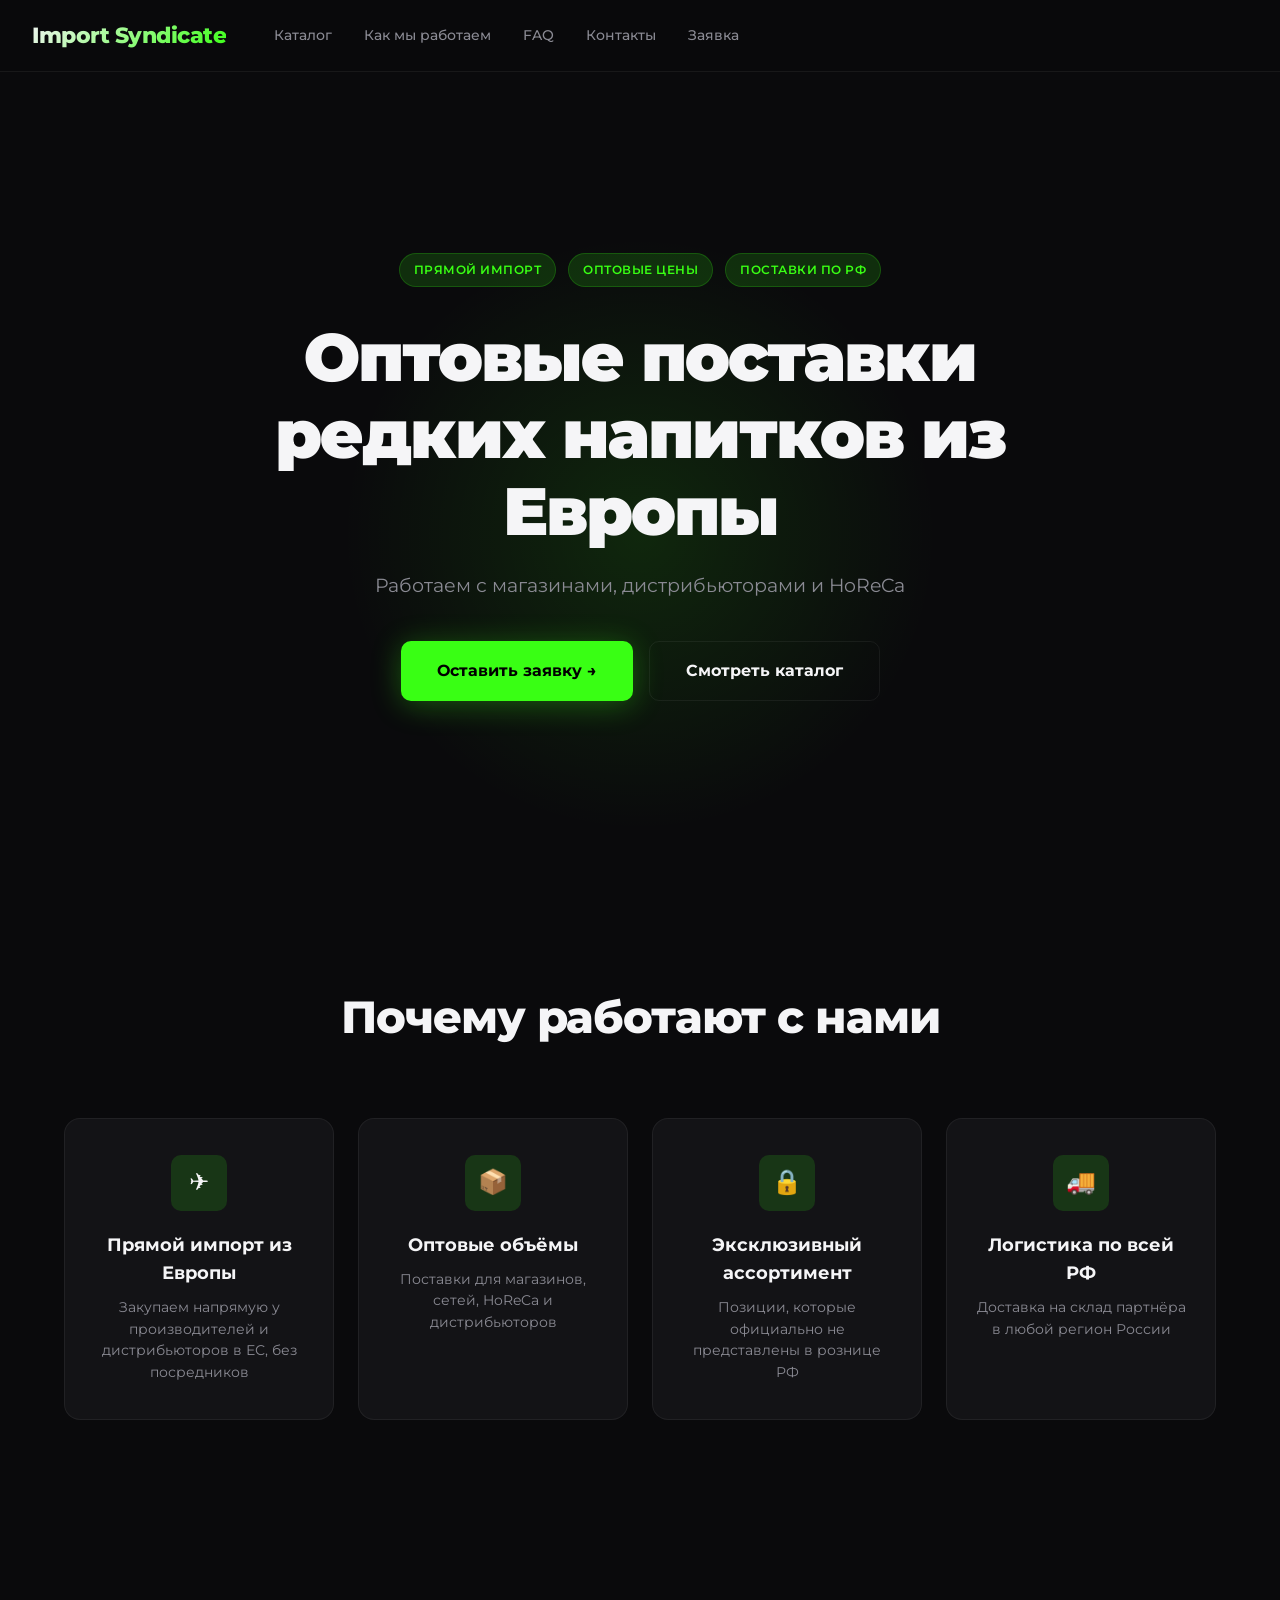
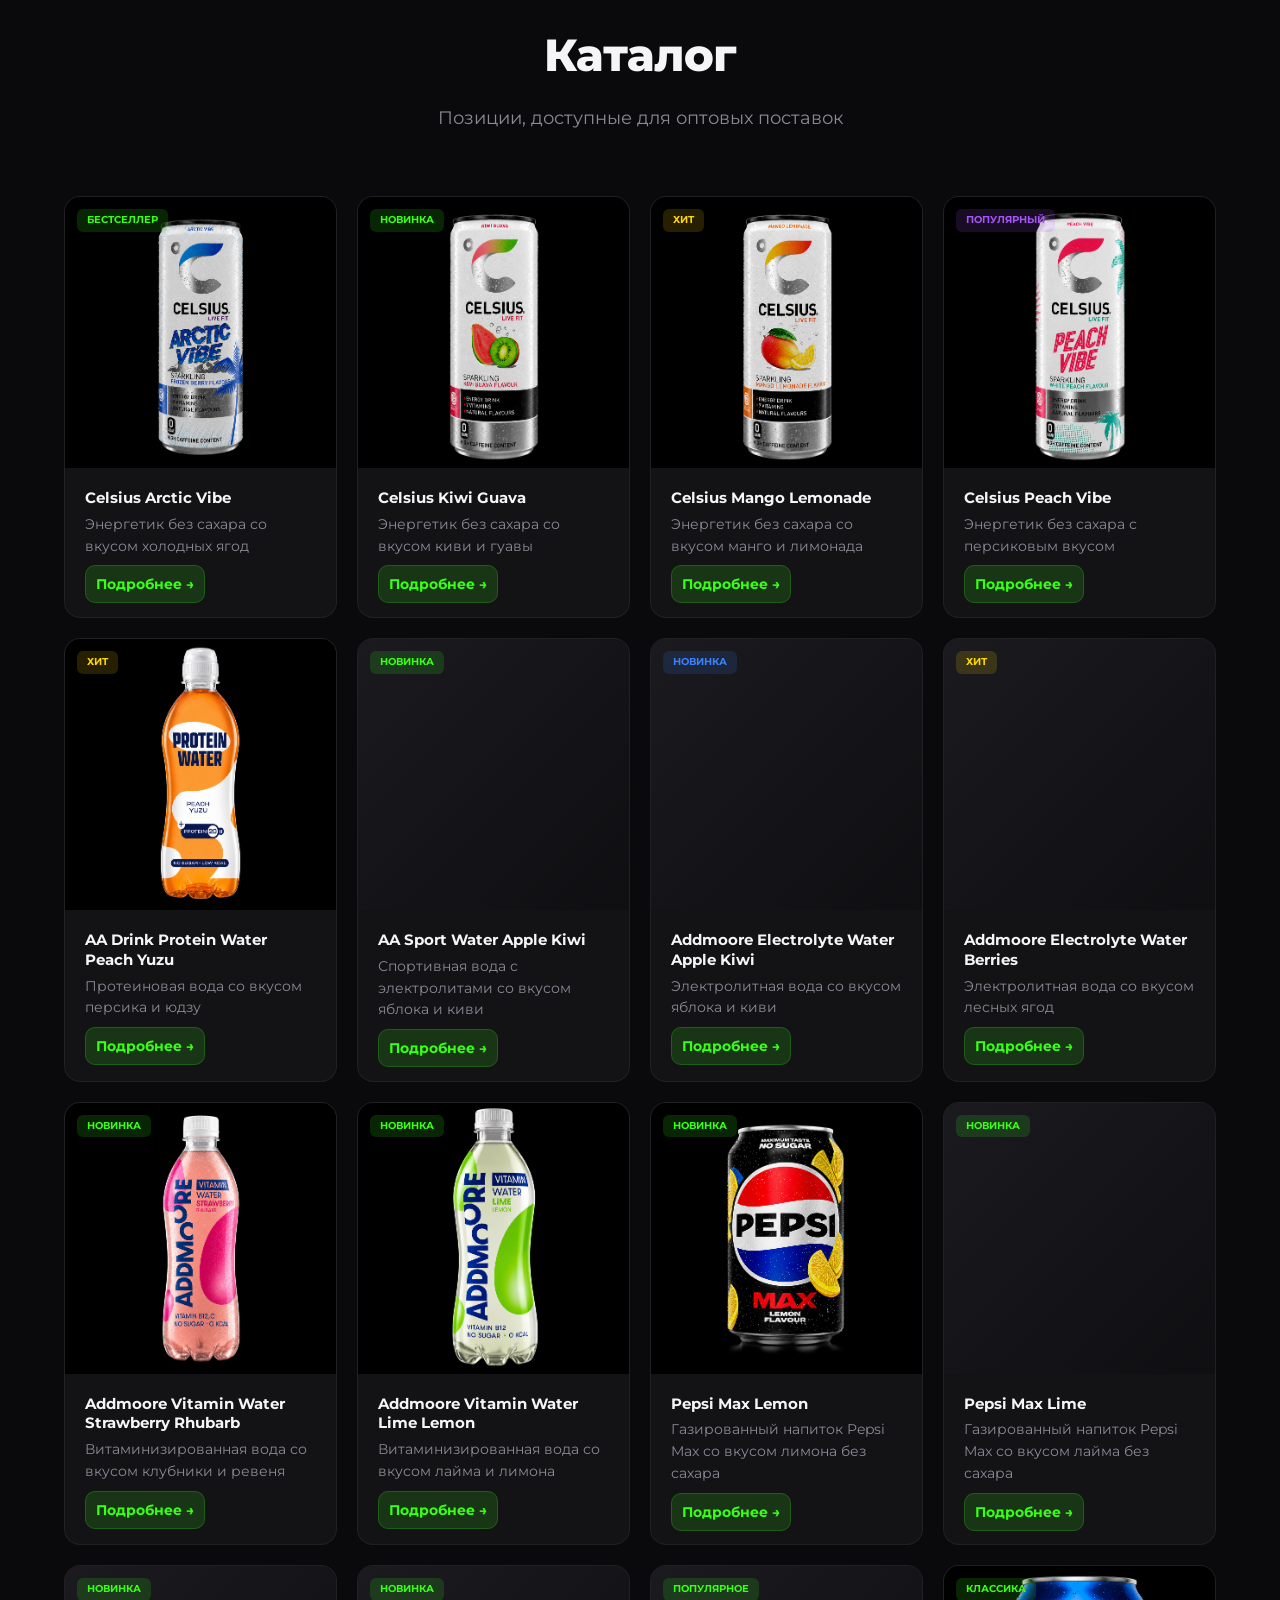
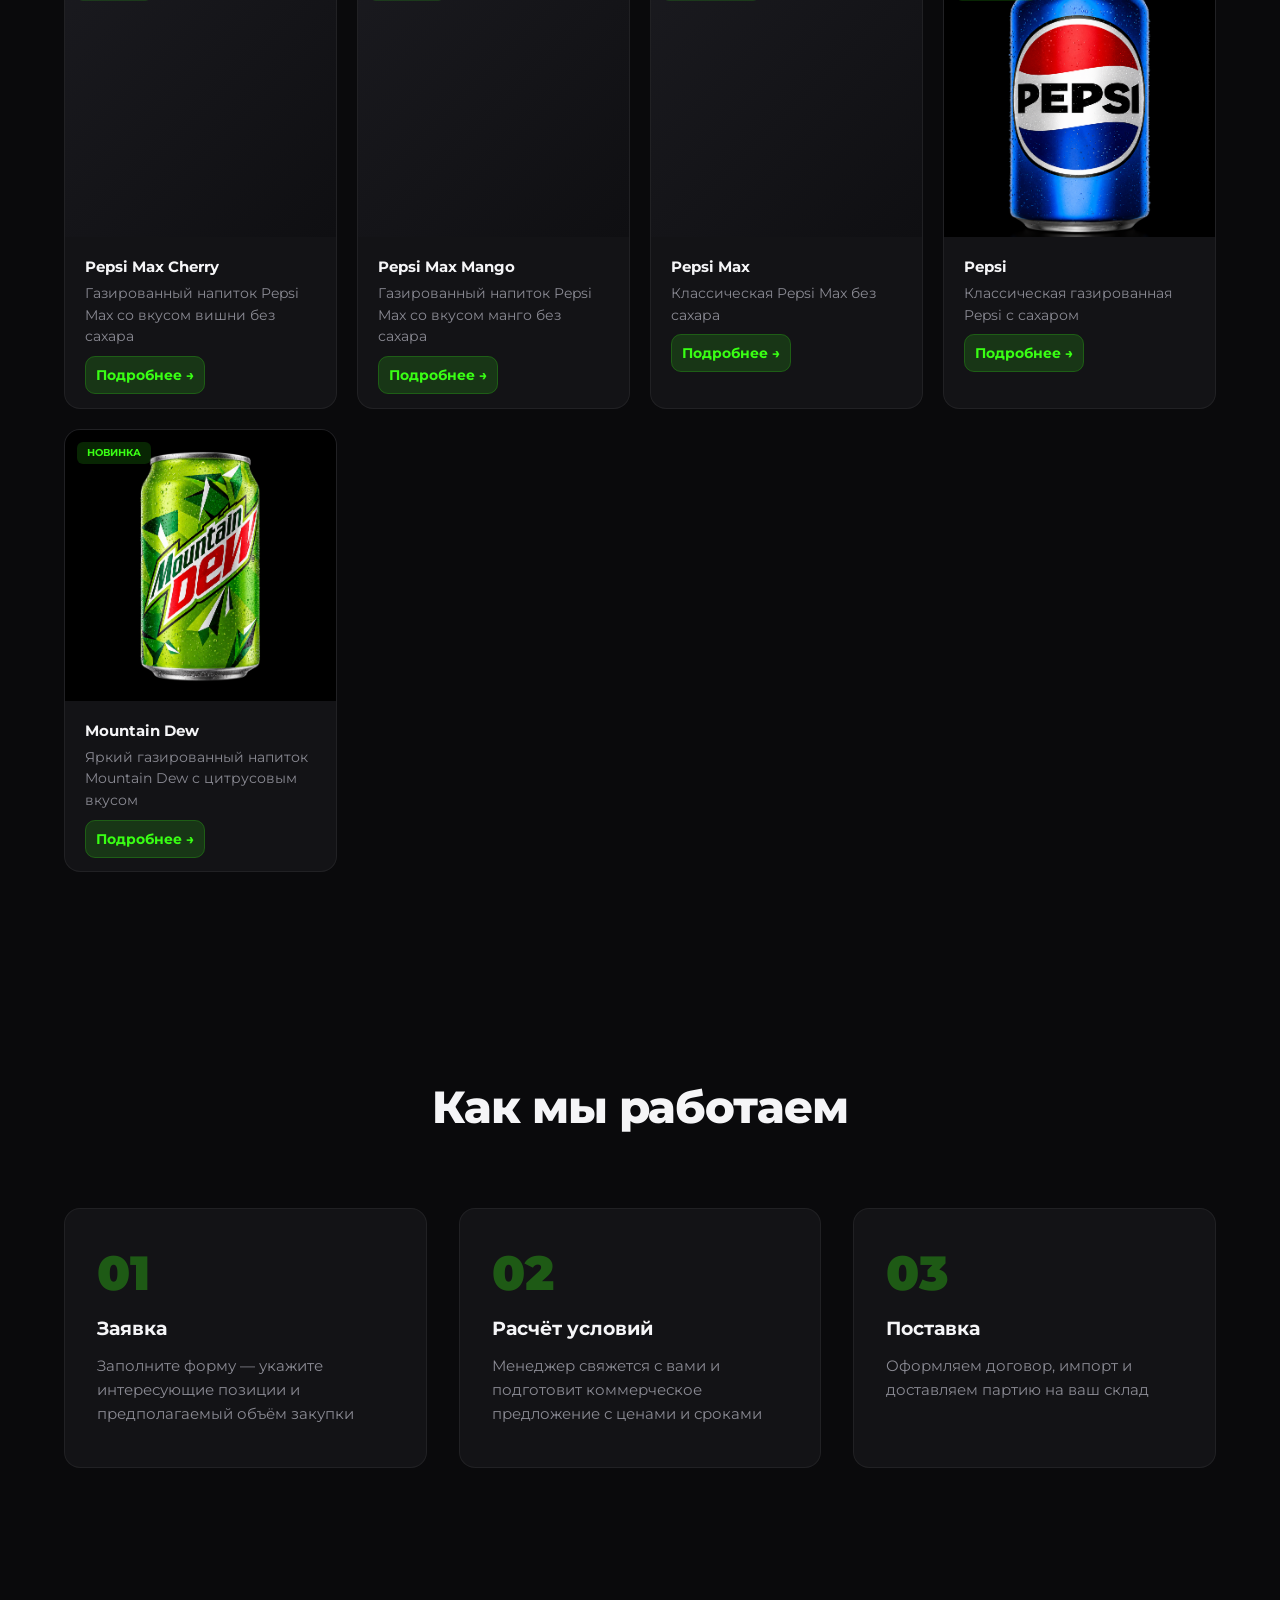
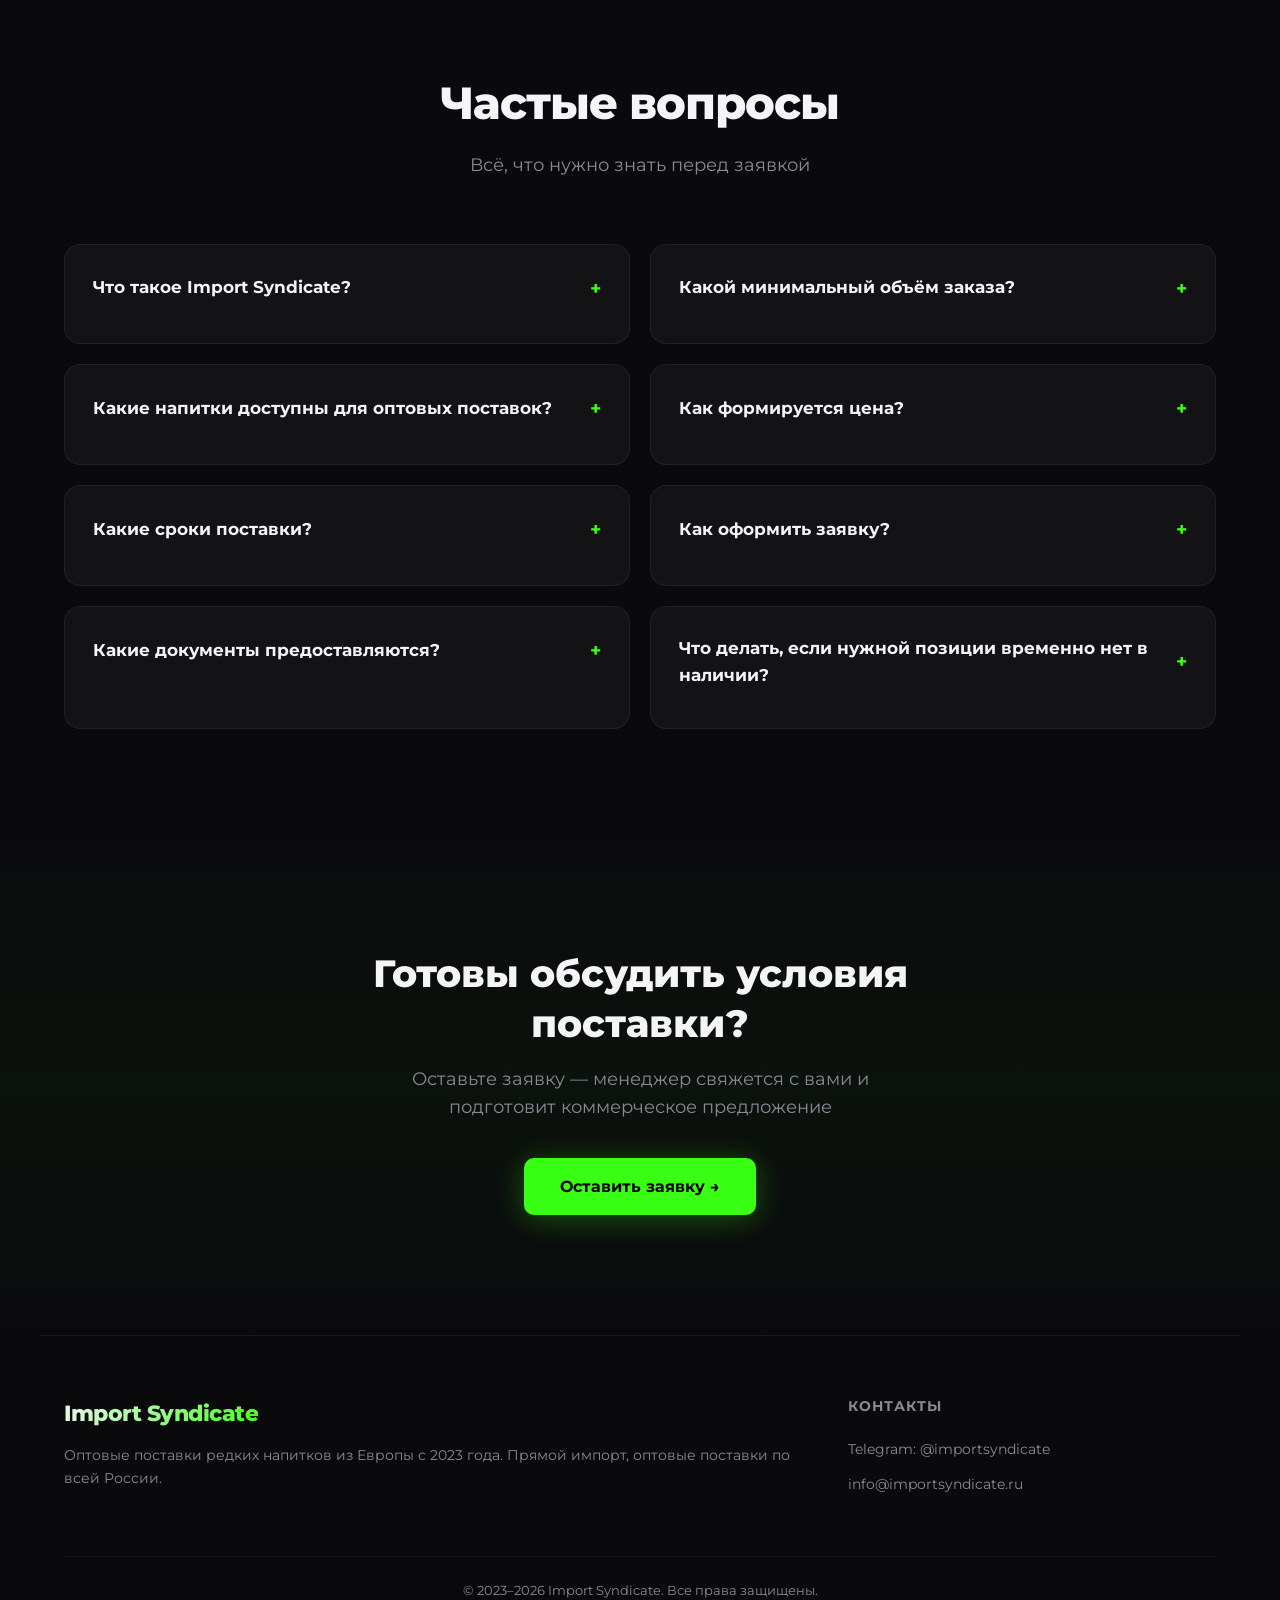
<file: index.html>
<!DOCTYPE html>
<html lang="ru">
<head>
  <meta charset="UTF-8">
  <meta name="viewport" content="width=device-width, initial-scale=1.0">
  <title>Import Syndicate — Оптовые поставки редких напитков из Европы</title>
  <meta name="description" content="Оптовые поставки редких энергетиков и безалкогольных напитков из Европы и США. Прямой импорт от паллеты по всей России.">
  <meta name="keywords" content="опт напитки, оптовые энергетики, Celsius оптом, дистрибуция напитков, прямой импорт">
  <link rel="canonical" href="https://importsyndicate.ru/">
  <meta name="robots" content="index, follow">
  <meta property="og:type" content="website">
  <meta property="og:title" content="Import Syndicate — Оптовые поставки редких напитков">
  <meta property="og:description" content="Прямой импорт редких энергетиков и безалкогольных напитков. Оптовые поставки по России от паллеты.">
  <meta property="og:image" content="https://importsyndicate.ru/iconV2.png">
  <meta property="og:url" content="https://importsyndicate.ru/">
  <meta name="twitter:card" content="summary_large_image">
  <!-- ФАВИКОНКА (единый набор, сгенерирован из iconV2.png) -->
  <link rel="icon" href="./favicon.ico" sizes="any">
  <link rel="icon" href="./favicon-16x16.png" type="image/png" sizes="16x16">
  <link rel="icon" href="./favicon-32x32.png" type="image/png" sizes="32x32">
  <link rel="icon" href="./favicon-48x48.png" type="image/png" sizes="48x48">
  <link rel="apple-touch-icon" href="./apple-touch-icon.png">
  <script type="application/ld+json">
  {"@context":"https://schema.org","@type":"WebSite","name":"Import Syndicate","url":"https://importsyndicate.ru/","description":"Оптовые поставки редких напитков из Европы и США — прямой импорт"}
  </script>

  <link rel="preconnect" href="https://fonts.googleapis.com">
  <link rel="preconnect" href="https://fonts.gstatic.com" crossorigin>
  <link rel="preconnect" href="https://wsrv.nl">
  <link href="https://fonts.googleapis.com/css2?family=Montserrat:wght@400;500;600;700;800;900&display=swap" rel="stylesheet">

  <link rel="stylesheet" href="styles.css">
</head>
<body>

  <!-- ШАПКА -->
  <header class="header" id="header">
    <span class="logo" onclick="router.navigate('')">Import Syndicate</span>
    <nav class="nav" id="mainNav"></nav>
    <div class="header-actions">
      <button class="mobile-menu-btn" id="mobileMenuBtn">☰</button>
    </div>
  </header>

  <!-- МОБИЛЬНОЕ МЕНЮ -->
  <nav class="mobile-nav" id="mobileNav"></nav>

  <!-- ОСНОВНОЙ КОНТЕНТ -->
  <main id="app"></main>

  <!-- СКРИПТЫ -->
  <script src="content.js"></script>
  <script src="app.js"></script>
</body>
</html>
</file>
<file: styles.css>
:root{
      --bg:#0a0a0c;
      --bg-card:#131316;
      --bg-input:#1a1a1f;
      --text:#f5f5f7;
      --text-secondary:#8a8a93;
      --accent:#39ff14;
      --accent-dim:rgba(57,255,20,0.15);
      --accent-glow:rgba(57,255,20,0.4);
      --border:rgba(255,255,255,0.06);
      --gold:#ffd700;
      --blue:#3b82f6;
      --purple:#a855f7;
      --radius:16px;
      --radius-sm:10px;
      --transition:0.3s cubic-bezier(0.4,0,0.2,1);
      --max-width:1200px;
      --header-height:72px
    }

    *{margin:0;padding:0;box-sizing:border-box}
    html{scroll-behavior:smooth}
    body{font-family:'Montserrat',system-ui,-apple-system,sans-serif;background:var(--bg);color:var(--text);line-height:1.6;overflow-x:hidden;-webkit-font-smoothing:antialiased;margin-top:var(--header-height)}
    ::selection{background:var(--accent);color:#000}
    a{color:inherit;text-decoration:none}
    img{max-width:100%;display:block}

    /* === ШАПКА === */
    .header{position:fixed;top:0;left:0;right:0;height:var(--header-height);background:rgba(10,10,12,0.88);backdrop-filter:blur(20px);-webkit-backdrop-filter:blur(20px);border-bottom:1px solid var(--border);z-index:1000;display:flex;align-items:center;justify-content:flex-start;padding:0 32px;gap:48px;transition:var(--transition)}
    .header.scrolled{background:rgba(10,10,12,0.96);box-shadow:0 4px 30px rgba(0,0,0,0.4)}
    .logo{font-size:1.4rem;font-weight:800;letter-spacing:-0.5px;background:linear-gradient(135deg,var(--text) 0%,var(--accent) 100%);-webkit-background-clip:text;-webkit-text-fill-color:transparent;background-clip:text;flex-shrink:0;cursor:pointer}
    .nav{display:flex;gap:32px;align-items:center;flex:1}
    .nav a,.nav span{font-size:0.9rem;font-weight:500;color:var(--text-secondary);transition:var(--transition);position:relative;white-space:nowrap;cursor:pointer}
    .nav a:hover,.nav span:hover{color:var(--text)}
    .nav a::after,.nav span::after{content:'';position:absolute;bottom:-4px;left:0;width:0;height:2px;background:var(--accent);transition:var(--transition);border-radius:2px}
    .nav a:hover::after,.nav span:hover::after{width:100%}
    .header-actions{display:flex;align-items:center;gap:16px;margin-left:auto}
    .mobile-menu-btn{display:none;background:none;border:none;color:var(--text);font-size:1.5rem;cursor:pointer}

    /* === КНОПКИ === */
    .btn{padding:16px 36px;border-radius:var(--radius-sm);font-size:1rem;font-weight:700;cursor:pointer;transition:var(--transition);border:none;display:inline-flex;align-items:center;gap:8px;justify-content:center}
    .btn-primary{background:var(--accent);color:#000;box-shadow:0 4px 30px rgba(57,255,20,0.3)}
    .btn-primary:hover{transform:translateY(-2px);box-shadow:0 8px 40px rgba(57,255,20,0.5)}
    .btn-secondary{background:transparent;color:var(--text);border:1px solid var(--border)}
    .btn-secondary:hover{border-color:var(--text-secondary);background:rgba(255,255,255,0.03)}
    .btn-outline{background:transparent;color:var(--accent);border:1px solid var(--accent)}
    .btn-outline:hover{background:var(--accent);color:#000}
    .btn-large{padding:20px 48px;font-size:1.1rem}
    .btn:disabled{opacity:0.5;cursor:not-allowed;transform:none!important}

    /* === СЕКЦИИ === */
    .section{padding:100px 24px;max-width:var(--max-width);margin:0 auto}
    .section-header{text-align:center;margin-bottom:64px}
    .section-header h2{font-size:clamp(1.8rem,4vw,2.8rem);font-weight:800;margin-bottom:12px;letter-spacing:-1px}
    .section-header p{color:var(--text-secondary);font-size:1.1rem;max-width:560px;margin:0 auto}

    /* === HERO === */
    .hero{min-height:90vh;display:flex;flex-direction:column;justify-content:center;align-items:center;text-align:center;padding:calc(var(--header-height)+60px) 24px 80px;position:relative;overflow:hidden}
    .hero::before{content:'';position:absolute;top:20%;left:50%;transform:translateX(-50%);width:600px;height:600px;background:radial-gradient(circle,var(--accent-glow) 0%,transparent 70%);opacity:0.3;pointer-events:none;animation:pulse 4s ease-in-out infinite}
    @keyframes pulse{0%,100%{transform:translateX(-50%) scale(1);opacity:0.3}50%{transform:translateX(-50%) scale(1.1);opacity:0.5}}
    .hero-content{position:relative;z-index:2;max-width:760px}
    .hero-badges{display:flex;gap:12px;justify-content:center;flex-wrap:wrap;margin-bottom:32px}
    .badge{background:var(--accent-dim);color:var(--accent);padding:6px 14px;border-radius:100px;font-size:0.75rem;font-weight:600;letter-spacing:0.5px;text-transform:uppercase;border:1px solid rgba(57,255,20,0.2)}
    .hero h1{font-size:clamp(2.4rem,5.5vw,4.2rem);font-weight:900;line-height:1.15;letter-spacing:-2px;margin-bottom:20px}
    .hero h1 span{background:linear-gradient(135deg,var(--accent) 0%,#2ecc71 100%);-webkit-background-clip:text;-webkit-text-fill-color:transparent;background-clip:text}
    .hero p{font-size:clamp(1rem,2vw,1.2rem);color:var(--text-secondary);max-width:620px;margin:0 auto 40px}
    .hero-buttons{display:flex;gap:16px;justify-content:center;flex-wrap:wrap}

    /* === ПРЕИМУЩЕСТВА === */
    .why-grid{display:grid;grid-template-columns:repeat(auto-fit,minmax(250px,1fr));gap:24px}
    .why-card{background:var(--bg-card);border:1px solid var(--border);border-radius:var(--radius);padding:36px 28px;text-align:center;transition:var(--transition)}
    .why-card:hover{border-color:rgba(57,255,20,0.2);transform:translateY(-4px)}
    .why-icon{width:56px;height:56px;background:var(--accent-dim);border-radius:var(--radius-sm);display:flex;align-items:center;justify-content:center;margin:0 auto 20px;font-size:1.5rem}
    .why-card h3{font-size:1.1rem;font-weight:700;margin-bottom:10px}
    .why-card p{color:var(--text-secondary);font-size:0.9rem;line-height:1.5}

    /* === ПРОДУКТЫ === */
    .products-grid{display:grid;grid-template-columns:repeat(auto-fill,minmax(240px,1fr));gap:20px}
    .product-card{background:var(--bg-card);border:1px solid var(--border);border-radius:var(--radius);overflow:hidden;transition:var(--transition);cursor:pointer}
    .product-card:hover{transform:translateY(-4px);border-color:rgba(57,255,20,0.2)}
    .product-img{aspect-ratio:1;background:linear-gradient(135deg,#1a1a1f 0%,#0f0f12 100%);display:flex;align-items:center;justify-content:center;font-size:2.5rem;position:relative}
    .product-img img{width:100%;height:100%;object-fit:cover;position:absolute;inset:0}
    .product-img .img-fallback{position:relative;z-index:2}
    .product-tag{position:absolute;top:12px;left:12px;padding:3px 10px;border-radius:6px;font-size:0.65rem;font-weight:700;text-transform:uppercase;z-index:3}
    .tag-green{background:rgba(57,255,20,0.15);color:var(--accent)}
    .tag-blue{background:rgba(59,130,246,0.15);color:var(--blue)}
    .tag-gold{background:rgba(255,215,0,0.15);color:var(--gold)}
    .tag-purple{background:rgba(168,85,247,0.15);color:var(--purple)}
    .product-info{padding:20px}
    .product-name{font-size:0.95rem;font-weight:700;margin-bottom:6px;line-height:1.3}
    .product-short{color:var(--text-secondary);font-size:0.85rem;margin-bottom:14px}
    .btn-details{width:100%;padding:10px;background:var(--accent-dim);color:var(--accent);border:1px solid rgba(57,255,20,0.2);border-radius:var(--radius-sm);font-size:0.85rem;font-weight:700;cursor:pointer;transition:var(--transition);text-align:center}
    .btn-details:hover{background:var(--accent);color:#000}

    /* === КАК ЭТО РАБОТАЕТ === */
    .steps-grid{display:grid;grid-template-columns:repeat(auto-fit,minmax(280px,1fr));gap:32px}
    .step-card{background:var(--bg-card);border:1px solid var(--border);border-radius:var(--radius);padding:40px 32px;position:relative;transition:var(--transition)}
    .step-card:hover{border-color:rgba(57,255,20,0.2)}
    .step-num{font-size:3rem;font-weight:900;color:var(--accent);opacity:0.3;line-height:1;margin-bottom:16px}
    .step-card h3{font-size:1.2rem;font-weight:700;margin-bottom:10px}
    .step-card p{color:var(--text-secondary);font-size:0.95rem;line-height:1.6}

    /* === FAQ === */
    .faq-grid{display:grid;grid-template-columns:repeat(auto-fit,minmax(400px,1fr));gap:20px}
    .faq-item{background:var(--bg-card);border:1px solid var(--border);border-radius:var(--radius);padding:28px;transition:var(--transition);cursor:pointer}
    .faq-item:hover{border-color:rgba(57,255,20,0.2)}
    .faq-item.active{border-color:var(--accent)}
    .faq-question{font-size:1.05rem;font-weight:700;margin-bottom:12px;display:flex;justify-content:space-between;align-items:center;gap:12px}
    .faq-question::after{content:'+';font-size:1.2rem;color:var(--accent);flex-shrink:0;transition:var(--transition)}
    .faq-item.active .faq-question::after{content:'−'}
    .faq-answer{color:var(--text-secondary);font-size:0.95rem;line-height:1.7;max-height:0;overflow:hidden;transition:max-height 0.3s ease,padding 0.3s ease}
    .faq-item.active .faq-answer{max-height:300px;padding-top:12px}

    /* === CTA БЛОК === */
    .cta-block{background:linear-gradient(180deg,var(--bg) 0%,rgba(57,255,20,0.03) 50%,var(--bg) 100%);text-align:center;padding:120px 24px}
    .cta-block h2{font-size:clamp(1.6rem,4vw,2.4rem);font-weight:800;max-width:640px;margin:0 auto 16px;line-height:1.3}
    .cta-block p{color:var(--text-secondary);font-size:1.1rem;max-width:520px;margin:0 auto 36px}

    /* === ФУТЕР === */
    .footer{border-top:1px solid var(--border);padding:60px 24px 30px;max-width:var(--max-width);margin:0 auto}
    .footer-grid{display:grid;grid-template-columns:2fr 1fr;gap:48px;margin-bottom:48px}
    .footer-brand .logo{margin-bottom:12px;display:inline-block}
    .footer-brand p{color:var(--text-secondary);font-size:0.9rem}
    .footer-col h4{font-size:0.85rem;font-weight:700;text-transform:uppercase;letter-spacing:1px;margin-bottom:20px;color:var(--text-secondary)}
    .footer-col a{display:block;color:var(--text-secondary);font-size:0.9rem;margin-bottom:12px;transition:var(--transition)}
    .footer-col a:hover{color:var(--accent)}
    .footer-bottom{border-top:1px solid var(--border);padding-top:24px;text-align:center;color:var(--text-secondary);font-size:0.8rem}


    /* === МОБИЛЬНОЕ МЕНЮ === */
    .mobile-nav{display:flex;flex-direction:column;position:fixed;top:var(--header-height);left:0;right:0;background:var(--bg);border-bottom:1px solid var(--border);z-index:999;max-height:0;overflow:hidden;opacity:0;transition:max-height 0.35s cubic-bezier(0.4,0,0.2,1),opacity 0.25s ease,padding 0.3s ease;padding:0 24px}
    .mobile-nav.active{max-height:400px;opacity:1;padding:8px 24px 16px}
    .mobile-nav span{padding:14px 0;color:var(--text-secondary);font-weight:500;border-bottom:1px solid var(--border);cursor:pointer;transition:color 0.2s,transform 0.3s ease,opacity 0.3s ease;transform:translateY(-8px);opacity:0}
    .mobile-nav.active span{transform:translateY(0);opacity:1}
    .mobile-nav.active span:nth-child(1){transition-delay:0.05s}
    .mobile-nav.active span:nth-child(2){transition-delay:0.10s}
    .mobile-nav.active span:nth-child(3){transition-delay:0.15s}
    .mobile-nav.active span:nth-child(4){transition-delay:0.20s}
    .mobile-nav.active span:nth-child(5){transition-delay:0.25s}
    .mobile-nav span:hover{color:var(--accent)}
    .mobile-nav span:last-child{border-bottom:none}
    /* === ХЛЕБНЫЕ КРОШКИ === */
    .breadcrumbs{max-width:var(--max-width);margin:0 auto;padding:24px 24px 0;display:flex;gap:8px;align-items:center;font-size:0.85rem;color:var(--text-secondary)}
    .breadcrumbs span:hover{color:var(--accent);cursor:pointer}
    .breadcrumbs .current{color:var(--text);cursor:default}

    /* === СТРАНИЦА ТОВАРА === */
    .product-page{max-width:var(--max-width);margin:0 auto;padding:40px 24px 100px}
    .product-layout{display:grid;grid-template-columns:1fr 1fr;gap:64px;align-items:start}
    .product-main-img{width:100%;aspect-ratio:1;background:linear-gradient(135deg,#1a1a1f 0%,#0f0f12 100%);border-radius:var(--radius);display:flex;align-items:center;justify-content:center;border:1px solid var(--border);position:relative;overflow:hidden}
    .product-main-img img{width:100%;height:100%;object-fit:cover;position:absolute;inset:0}
    .product-main-img .img-fallback{position:relative;z-index:2;font-size:6rem}
    .product-main-img::before{content:'';position:absolute;inset:0;background:radial-gradient(circle at 30% 30%,var(--accent-glow) 0%,transparent 50%);opacity:0.2;z-index:1}
    .product-info-page h1{font-size:clamp(1.8rem,4vw,2.6rem);font-weight:900;margin-bottom:16px;line-height:1.2;letter-spacing:-1px}
    .product-tag-page{display:inline-block;padding:4px 14px;border-radius:100px;font-size:0.75rem;font-weight:700;text-transform:uppercase;letter-spacing:0.5px;margin-bottom:20px}
    .product-desc-page{color:var(--text-secondary);font-size:1.05rem;line-height:1.7;margin-bottom:32px}
    .product-actions{display:flex;gap:12px;margin-bottom:32px}
    .product-actions .btn{flex:1;padding:18px 24px;font-size:1.05rem}
    .product-details,.product-features,.product-comp{margin-bottom:32px}
    .product-details h3,.product-features h3,.product-comp h3{font-size:1.1rem;font-weight:700;margin-bottom:16px;text-transform:uppercase;letter-spacing:1px;color:var(--text-secondary)}
    .detail-row{display:flex;justify-content:space-between;padding:12px 0;border-bottom:1px solid var(--border);font-size:0.95rem}
    .detail-row span:first-child{color:var(--text-secondary)}
    .detail-row span:last-child{font-weight:600;text-align:right}
    .feature-list{list-style:none}
    .feature-list li{padding:8px 0;display:flex;align-items:flex-start;gap:12px;font-size:0.95rem;color:var(--text-secondary)}
    .feature-list li::before{content:'✓';color:var(--accent);font-weight:800;flex-shrink:0}
    .comp-text{color:var(--text-secondary);font-size:0.9rem;line-height:1.7;background:var(--bg-card);border:1px solid var(--border);border-radius:var(--radius-sm);padding:16px}

    /* === ПОХОЖИЕ ТОВАРЫ === */
    .related-section{max-width:var(--max-width);margin:0 auto;padding:0 24px 100px}
    .related-section h2{font-size:1.5rem;font-weight:800;margin-bottom:32px}
    .related-grid{display:grid;grid-template-columns:repeat(auto-fit,minmax(220px,1fr));gap:20px}

    /* === ФОРМА ЗАЯВКИ === */
    .form-page{max-width:700px;margin:0 auto;padding:40px 24px 100px}
    .form-header{text-align:center;margin-bottom:48px}
    .form-header h1{font-size:clamp(1.8rem,4vw,2.4rem);font-weight:800;margin-bottom:12px}
    .form-header p{color:var(--text-secondary);font-size:1.05rem}
    .order-form{background:var(--bg-card);border:1px solid var(--border);border-radius:var(--radius);padding:32px}
    .form-group{margin-bottom:20px}
    .form-group label{display:block;font-size:0.9rem;font-weight:600;margin-bottom:8px}
    .form-group label .required{color:var(--accent);margin-left:2px}
    .form-group input,.form-group textarea,.form-group select{width:100%;padding:14px 16px;background:var(--bg-input);border:1px solid var(--border);border-radius:var(--radius-sm);color:var(--text);font-size:1rem;font-family:inherit;transition:var(--transition)}
    .form-group input:focus,.form-group textarea:focus,.form-group select:focus{outline:none;border-color:var(--accent);box-shadow:0 0 0 3px var(--accent-dim)}
    .form-group input::placeholder,.form-group textarea::placeholder{color:var(--text-secondary);opacity:0.5}
    .form-group textarea{min-height:110px;resize:vertical}
    .form-row{display:grid;grid-template-columns:1fr 1fr;gap:16px}
    .checkbox-row{display:flex;flex-wrap:wrap;gap:10px}
    .checkbox-pill{display:flex;align-items:center;gap:8px;background:var(--bg-input);border:1px solid var(--border);border-radius:100px;padding:10px 16px;font-size:0.85rem;cursor:pointer;transition:var(--transition)}
    .checkbox-pill:hover{border-color:var(--accent)}
    .checkbox-pill input{width:auto;accent-color:var(--accent)}
    .form-submit{width:100%;margin-top:12px}
    .form-privacy{margin-top:16px;font-size:0.8rem;color:var(--text-secondary);text-align:center;line-height:1.5}

    /* === УСПЕШНАЯ ЗАЯВКА === */
    .success-page{min-height:70vh;display:flex;flex-direction:column;justify-content:center;align-items:center;text-align:center;padding:40px 24px 80px;max-width:600px;margin:0 auto}
    .success-icon{width:80px;height:80px;background:var(--accent-dim);border-radius:50%;display:flex;align-items:center;justify-content:center;font-size:2.5rem;margin-bottom:24px;border:2px solid var(--accent);box-shadow:0 0 30px var(--accent-glow)}
    .success-page h1{font-size:clamp(1.6rem,4vw,2.2rem);font-weight:800;margin-bottom:16px}
    .success-page p{color:var(--text-secondary);font-size:1.05rem;margin-bottom:32px;line-height:1.6}

    /* === АДАПТИВ === */
    @media(max-width:900px){
      .product-layout{grid-template-columns:1fr}
      .faq-grid{grid-template-columns:1fr}
    }
    @media(max-width:768px){
      .nav{display:none}
      .mobile-menu-btn{display:block}
      .header{padding:0 16px;gap:16px}
      .footer-grid{grid-template-columns:1fr;gap:32px}
      .hero{padding-top:calc(var(--header-height)+40px)}
      .section{padding:60px 20px}
      .product-actions{flex-direction:column}
      .form-row{grid-template-columns:1fr}
      .related-grid{grid-template-columns:1fr}
    }

    /* === АНИМАЦИИ === */
    @keyframes fadeInUp{from{opacity:0;transform:translateY(30px)}to{opacity:1;transform:translateY(0)}}
    .animate-in{opacity:0;animation:fadeInUp 0.6s ease forwards}
    :focus-visible{outline:2px solid var(--accent);outline-offset:2px;border-radius:4px}
</file>
